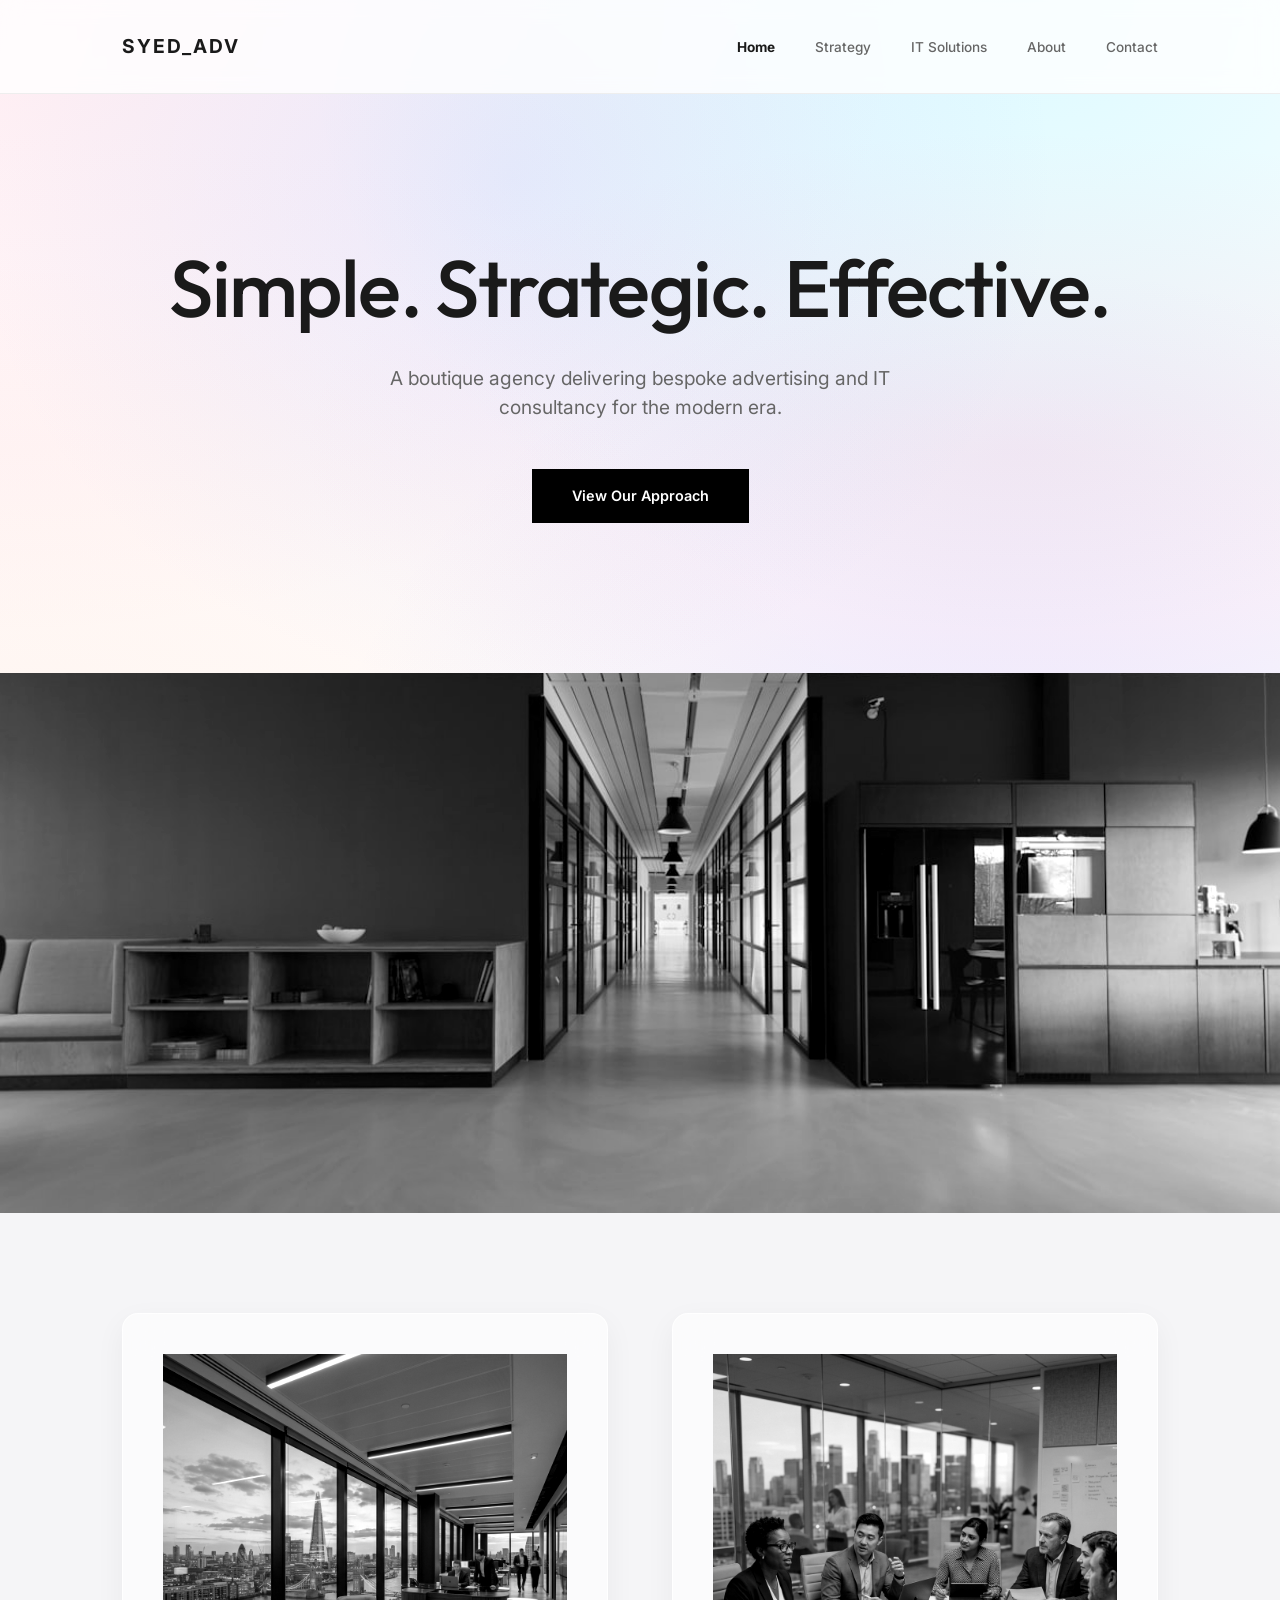
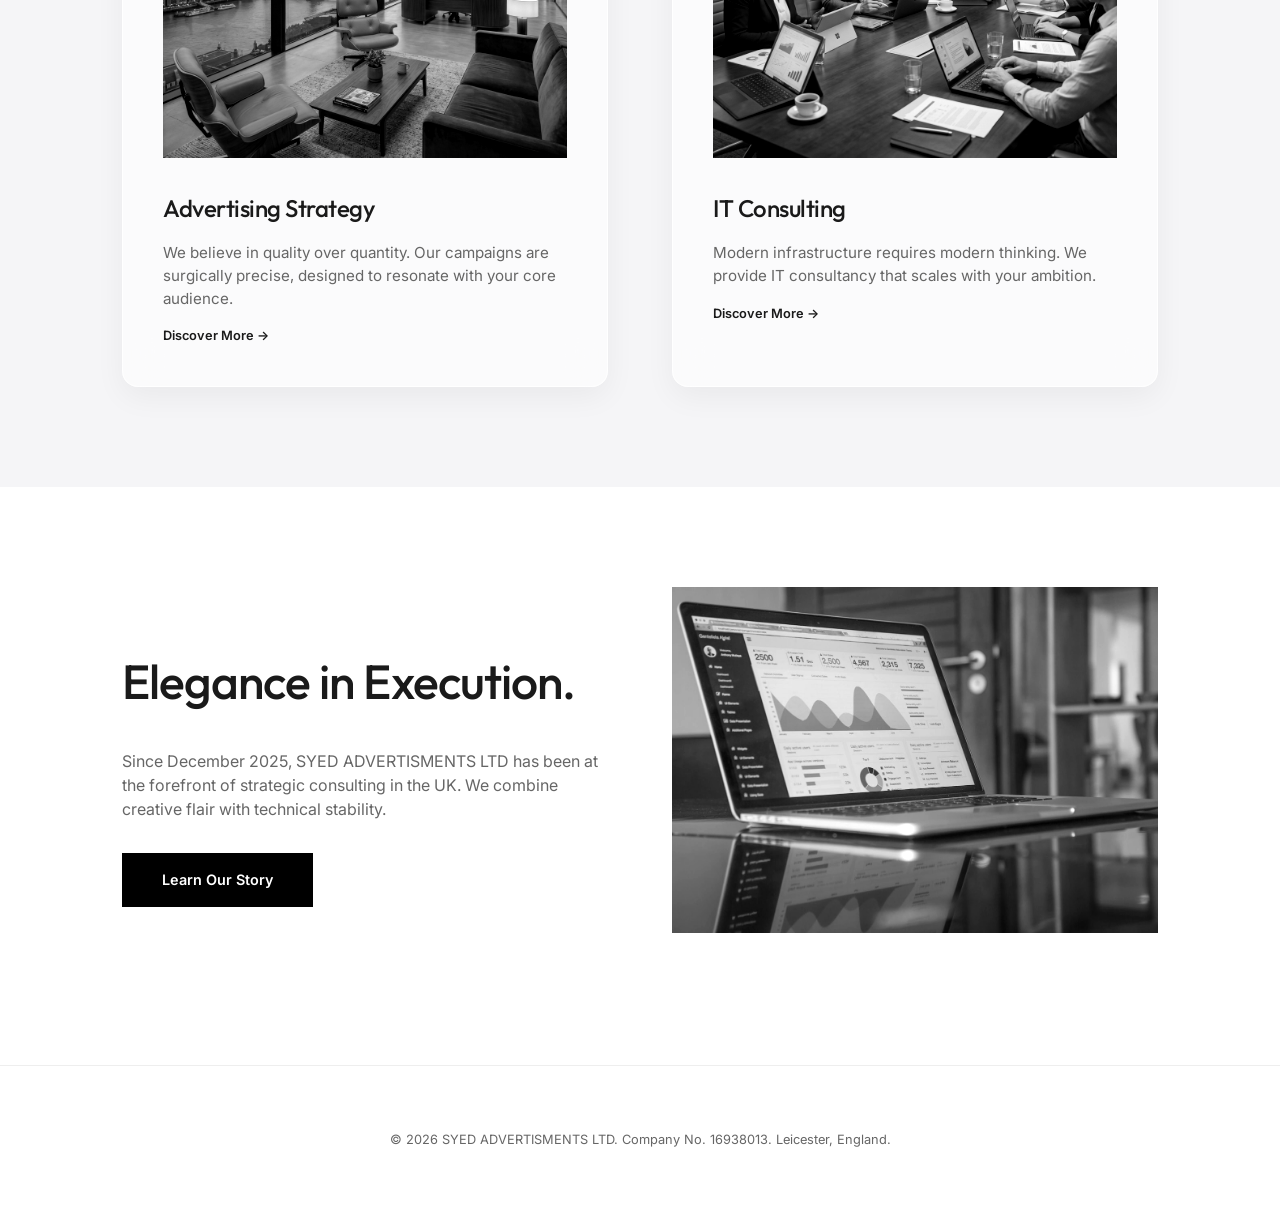
<file: index.html>
<!DOCTYPE html>
<html lang="en">
<head>
    <meta charset="UTF-8">
    <meta name="viewport" content="width=device-width, initial-scale=1.0">
    <title>SYED ADVERTISMENTS | Minimalism & Strategy</title>
    <link rel="preconnect" href="https://fonts.googleapis.com">
    <link rel="preconnect" href="https://fonts.gstatic.com" crossorigin>
    <link href="https://fonts.googleapis.com/css2?family=Inter:wght@400;500&family=Outfit:wght@500;700&display=swap" rel="stylesheet">
    <link rel="stylesheet" href="style.css">
</head>
<body>

    <header>
        <div class="container">
            <nav>
                <a href="index.html" class="logo">SYED_ADV</a>
                <ul class="nav-links">
                    <li><a href="index.html">Home</a></li>
                    <li><a href="strategy.html">Strategy</a></li>
                    <li><a href="it-solutions.html">IT Solutions</a></li>
                    <li><a href="about.html">About</a></li>
                    <li><a href="contact.html">Contact</a></li>
                </ul>
            </nav>
        </div>
    </header>

    <main>
        <section class="hero">
            <div class="container">
                <h1 class="reveal">Simple. Strategic. Effective.</h1>
                <p class="reveal">A boutique agency delivering bespoke advertising and IT consultancy for the modern era.</p>
                <a href="strategy.html" class="btn-minimal reveal">View Our Approach</a>
            </div>
        </section>

        <!-- Full Width Workspace Showcase -->
        <section style="padding: 0;">
            <div class="img-wrapper reveal" style="margin-bottom: 0;">
                <img src="assets/images/workspace.jpg" alt="Our Creative Workspace" style="width: 100%; height: 60vh; object-fit: cover;">
            </div>
        </section>

        <section style="background: var(--silver);">
            <div class="container">
                <div class="grid">
                    <div class="card reveal">
                        <div class="img-wrapper">
                            <img src="assets/images/main.png" alt="Strategic Planning">
                        </div>
                        <h3>Advertising Strategy</h3>
                        <p>We believe in quality over quantity. Our campaigns are surgically precise, designed to resonate with your core audience.</p>
                        <a href="strategy.html" style="color: var(--text); font-size: 0.8rem; font-weight: 600; text-decoration: none; margin-top: 1rem; display: block;">Discover More →</a>
                    </div>
                    <div class="card reveal">
                        <div class="img-wrapper">
                            <img src="assets/images/about.png" alt="IT Consulting">
                        </div>
                        <h3>IT Consulting</h3>
                        <p>Modern infrastructure requires modern thinking. We provide IT consultancy that scales with your ambition.</p>
                        <a href="it-solutions.html" style="color: var(--text); font-size: 0.8rem; font-weight: 600; text-decoration: none; margin-top: 1rem; display: block;">Discover More →</a>
                    </div>
                </div>
            </div>
        </section>

        <!-- Analytics Showcase -->
        <section>
            <div class="container">
                <div class="grid" style="align-items: center;">
                    <div class="reveal">
                        <h2 style="font-size: 3rem; margin-bottom: 2rem;">Elegance in Execution.</h2>
                        <p style="color: var(--muted); margin-bottom: 2rem;">Since December 2025, SYED ADVERTISMENTS LTD has been at the forefront of strategic consulting in the UK. We combine creative flair with technical stability.</p>
                        <a href="about.html" class="btn-minimal">Learn Our Story</a>
                    </div>
                    <div class="reveal">
                        <div class="img-wrapper">
                            <img src="assets/images/strategy.jpg" alt="Data-Driven Marketing Analytics">
                        </div>
                    </div>
                </div>
            </div>
        </section>
    </main>

    <footer>
        <div class="container">
            <p>&copy; 2026 SYED ADVERTISMENTS LTD. Company No. 16938013. Leicester, England.</p>
        </div>
    </footer>

    <script src="script.js"></script>
</body>
</html>
</file>
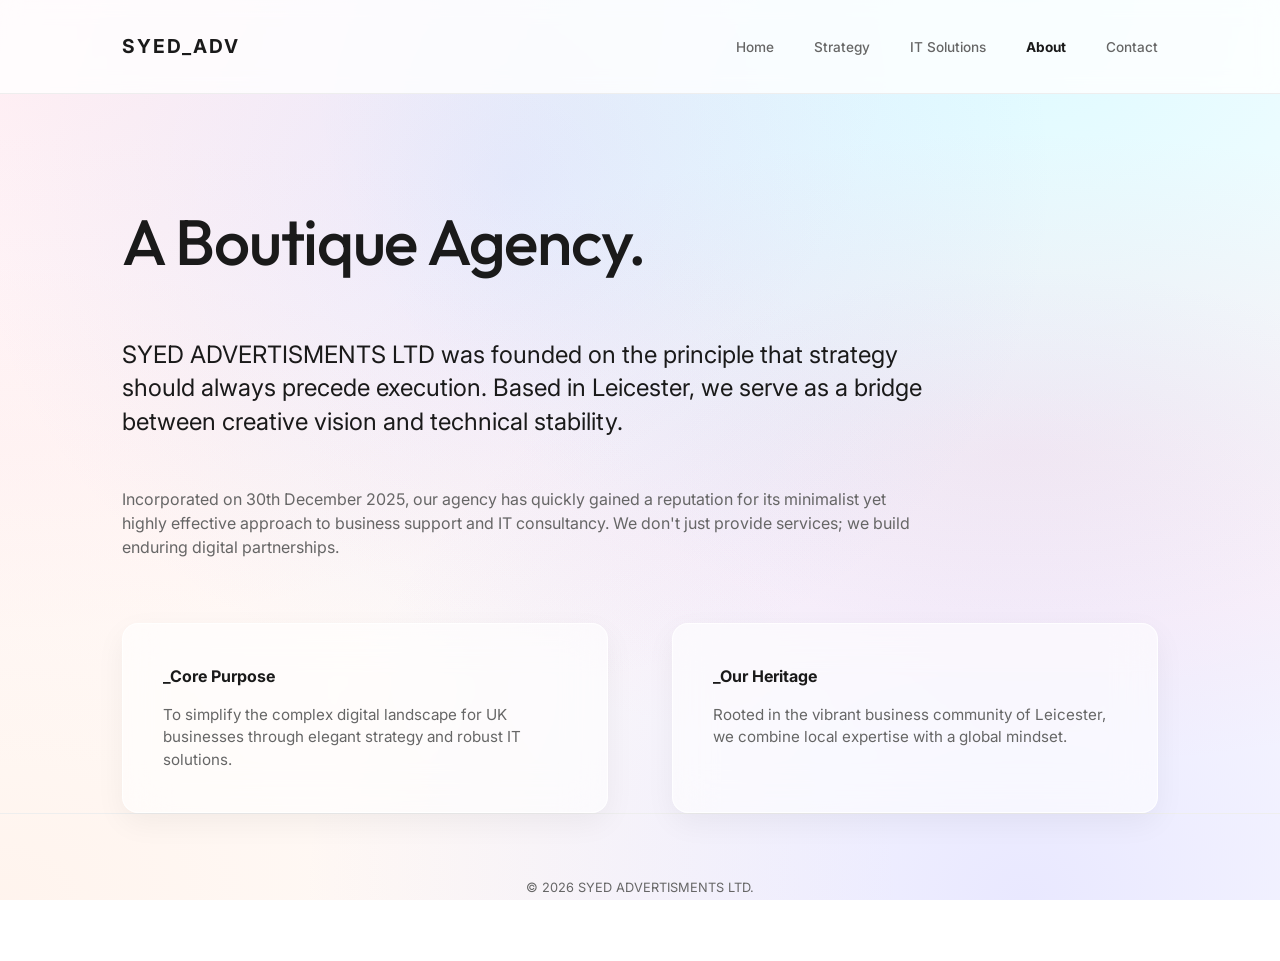
<file: about.html>
<!DOCTYPE html>
<html lang="en">
<head>
    <meta charset="UTF-8">
    <meta name="viewport" content="width=device-width, initial-scale=1.0">
    <title>About Us | SYED ADVERTISMENTS LTD</title>
    <link rel="preconnect" href="https://fonts.googleapis.com">
    <link rel="preconnect" href="https://fonts.gstatic.com" crossorigin>
    <link href="https://fonts.googleapis.com/css2?family=Inter:wght@400;500&family=Outfit:wght@500;700&display=swap" rel="stylesheet">
    <link rel="stylesheet" href="style.css">
</head>
<body>
    <header>
        <div class="container">
            <nav>
                <a href="index.html" class="logo">SYED_ADV</a>
                <ul class="nav-links">
                    <li><a href="index.html">Home</a></li>
                    <li><a href="strategy.html">Strategy</a></li>
                    <li><a href="it-solutions.html">IT Solutions</a></li>
                    <li><a href="about.html">About</a></li>
                    <li><a href="contact.html">Contact</a></li>
                </ul>
            </nav>
        </div>
    </header>

    <main>
        <div class="container" style="padding-top: 100px;">
            <h1 class="reveal" style="font-size: 4rem; margin-bottom: 3rem;">A Boutique Agency.</h1>
            <div style="max-width: 800px;">
                <p class="reveal" style="font-size: 1.5rem; line-height: 1.4; margin-bottom: 3rem;">SYED ADVERTISMENTS LTD was founded on the principle that strategy should always precede execution. Based in Leicester, we serve as a bridge between creative vision and technical stability.</p>
                <p class="reveal" style="color: var(--muted); margin-bottom: 4rem;">Incorporated on 30th December 2025, our agency has quickly gained a reputation for its minimalist yet highly effective approach to business support and IT consultancy. We don't just provide services; we build enduring digital partnerships.</p>
            </div>
            
            <div class="grid">
                <div class="card reveal">
                    <h4>_Core Purpose</h4>
                    <p style="margin-top: 1rem;">To simplify the complex digital landscape for UK businesses through elegant strategy and robust IT solutions.</p>
                </div>
                <div class="card reveal">
                    <h4>_Our Heritage</h4>
                    <p style="margin-top: 1rem;">Rooted in the vibrant business community of Leicester, we combine local expertise with a global mindset.</p>
                </div>
            </div>
        </div>
    </main>

    <footer>
        <div class="container">
            <p>&copy; 2026 SYED ADVERTISMENTS LTD.</p>
        </div>
    </footer>
    <script src="script.js"></script>
</body>
</html>
</file>
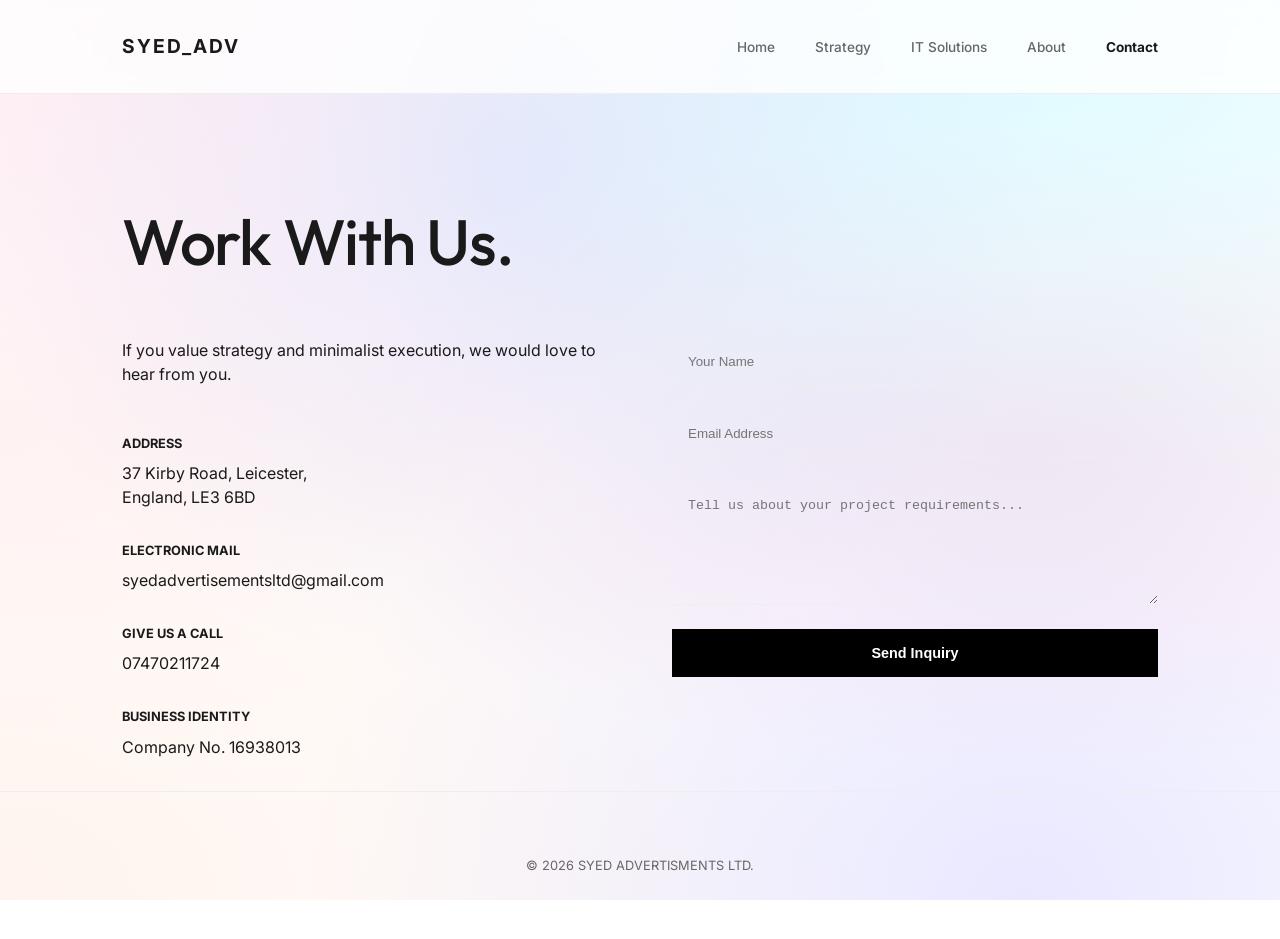
<file: contact.html>
<!DOCTYPE html>
<html lang="en">
<head>
    <meta charset="UTF-8">
    <meta name="viewport" content="width=device-width, initial-scale=1.0">
    <title>Contact Us | SYED ADVERTISMENTS LTD</title>
    <link rel="preconnect" href="https://fonts.googleapis.com">
    <link rel="preconnect" href="https://fonts.gstatic.com" crossorigin>
    <link href="https://fonts.googleapis.com/css2?family=Inter:wght@400;500&family=Outfit:wght@500;700&display=swap" rel="stylesheet">
    <link rel="stylesheet" href="style.css">
</head>
<body>
    <header>
        <div class="container">
            <nav>
                <a href="index.html" class="logo">SYED_ADV</a>
                <ul class="nav-links">
                    <li><a href="index.html">Home</a></li>
                    <li><a href="strategy.html">Strategy</a></li>
                    <li><a href="it-solutions.html">IT Solutions</a></li>
                    <li><a href="about.html">About</a></li>
                    <li><a href="contact.html">Contact</a></li>
                </ul>
            </nav>
        </div>
    </header>

    <main>
        <div class="container" style="padding-top: 100px;">
            <h1 class="reveal" style="font-size: 4rem; margin-bottom: 3rem;">Work With Us.</h1>
            <div class="grid">
                <div class="reveal">
                    <p style="margin-bottom: 3rem;">If you value strategy and minimalist execution, we would love to hear from you.</p>
                    <div style="margin-bottom: 2rem;">
                        <h4 style="font-size: 0.8rem; font-weight: 700; text-transform: uppercase; margin-bottom: 0.5rem;">Address</h4>
                        <p>37 Kirby Road, Leicester,<br>England, LE3 6BD</p>
                    </div>
                    <div style="margin-bottom: 2rem;">
                        <h4 style="font-size: 0.8rem; font-weight: 700; text-transform: uppercase; margin-bottom: 0.5rem;">Electronic Mail</h4>
                        <p>syedadvertisementsltd@gmail.com</p>
                    </div>
                    <div style="margin-bottom: 2rem;">
                        <h4 style="font-size: 0.8rem; font-weight: 700; text-transform: uppercase; margin-bottom: 0.5rem;">Give Us A Call</h4>
                        <p>07470211724</p>
                    </div>
                    <div style="margin-bottom: 2rem;">
                        <h4 style="font-size: 0.8rem; font-weight: 700; text-transform: uppercase; margin-bottom: 0.5rem;">Business Identity</h4>
                        <p>Company No. 16938013</p>
                    </div>
                </div>
                <div class="reveal">
                    <form style="display: flex; flex-direction: column; gap: 1.5rem;">
                        <input type="text" placeholder="Your Name" style="padding: 1rem; border: none; border-bottom: 1px solid var(--border); background: transparent;">
                        <input type="email" placeholder="Email Address" style="padding: 1rem; border: none; border-bottom: 1px solid var(--border); background: transparent;">
                        <textarea placeholder="Tell us about your project requirements..." rows="6" style="padding: 1rem; border: none; border-bottom: 1px solid var(--border); background: transparent;"></textarea>
                        <button type="submit" class="btn-minimal" style="border: none; cursor: pointer;">Send Inquiry</button>
                    </form>
                </div>
            </div>
        </div>
    </main>

    <footer>
        <div class="container">
            <p>&copy; 2026 SYED ADVERTISMENTS LTD.</p>
        </div>
    </footer>
    <script src="script.js"></script>
</body>
</html>
</file>
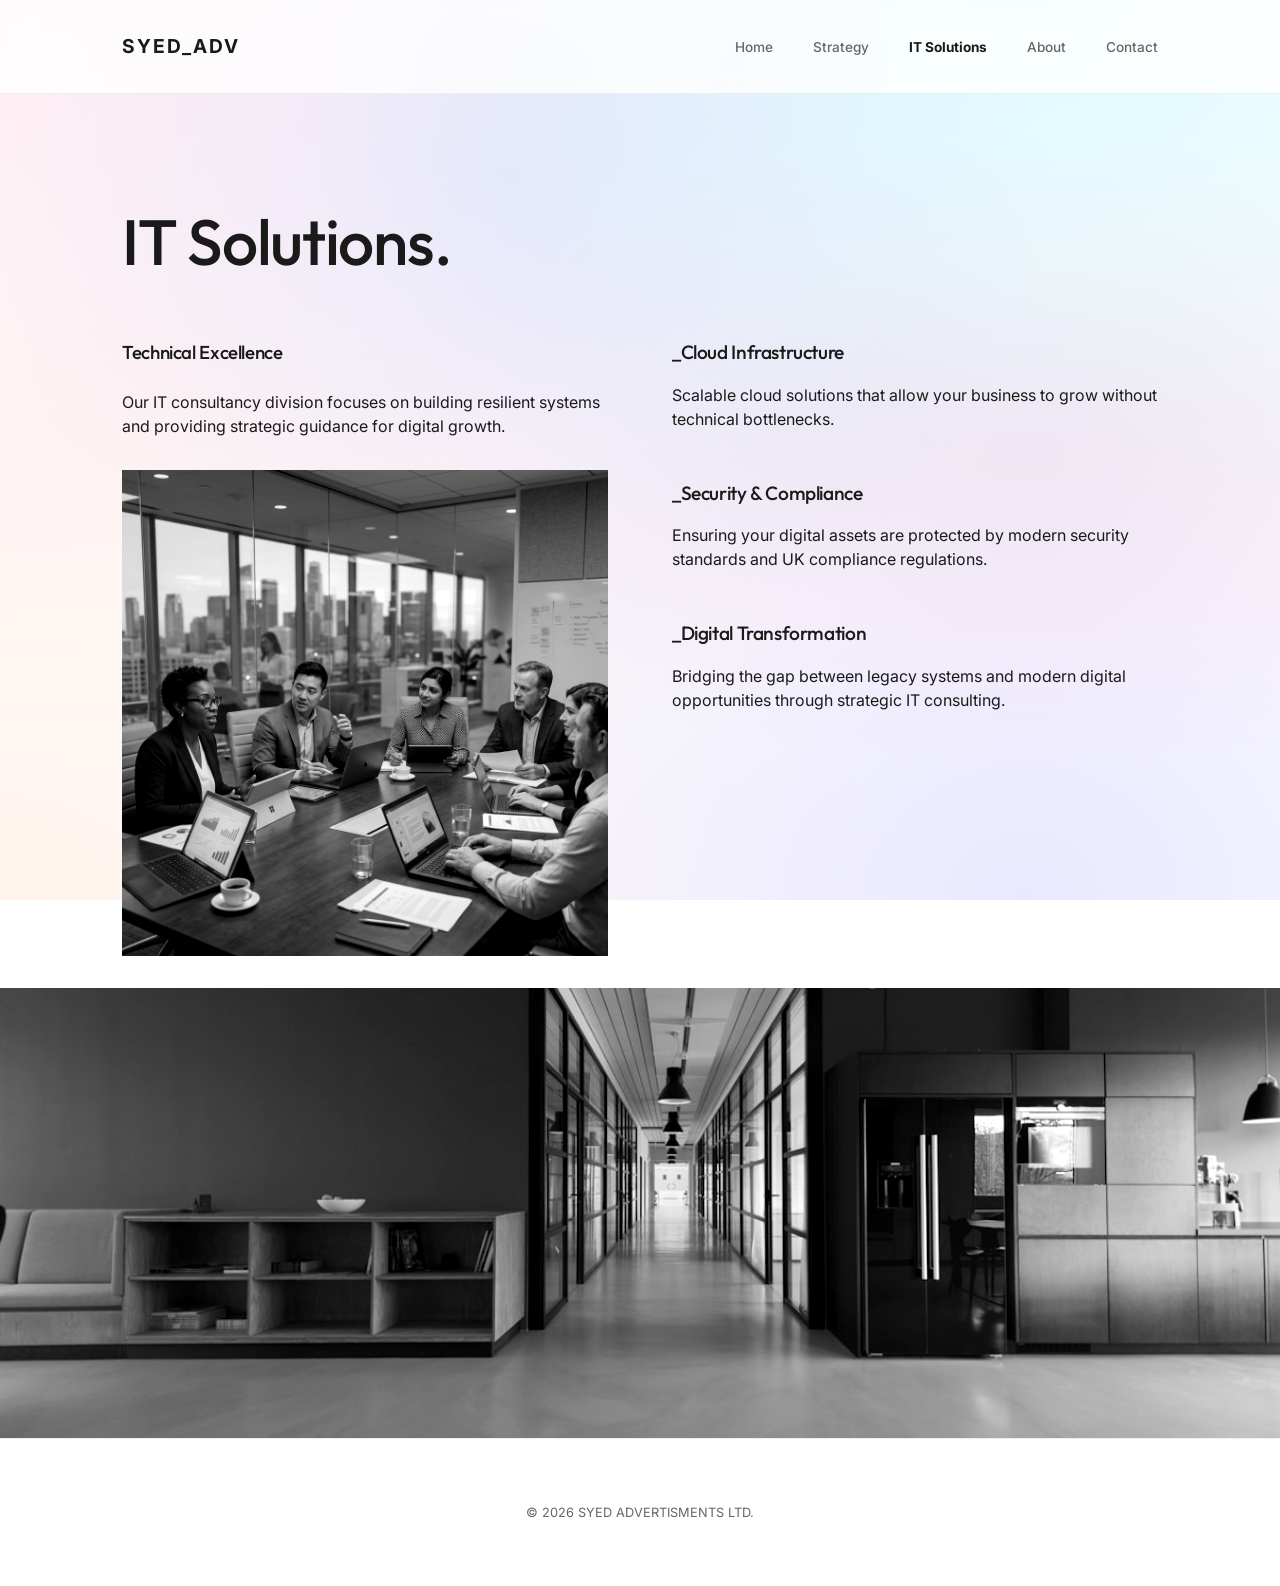
<file: it-solutions.html>
<!DOCTYPE html>
<html lang="en">
<head>
    <meta charset="UTF-8">
    <meta name="viewport" content="width=device-width, initial-scale=1.0">
    <title>IT Solutions | SYED ADVERTISMENTS LTD</title>
    <link rel="preconnect" href="https://fonts.googleapis.com">
    <link rel="preconnect" href="https://fonts.gstatic.com" crossorigin>
    <link href="https://fonts.googleapis.com/css2?family=Inter:wght@400;500&family=Outfit:wght@500;700&display=swap" rel="stylesheet">
    <link rel="stylesheet" href="style.css">
</head>
<body>
    <header>
        <div class="container">
            <nav>
                <a href="index.html" class="logo">SYED_ADV</a>
                <ul class="nav-links">
                    <li><a href="index.html">Home</a></li>
                    <li><a href="strategy.html">Strategy</a></li>
                    <li><a href="it-solutions.html">IT Solutions</a></li>
                    <li><a href="about.html">About</a></li>
                    <li><a href="contact.html">Contact</a></li>
                </ul>
            </nav>
        </div>
    </header>

    <main>
        <div class="container" style="padding-top: 100px;">
            <h1 class="reveal" style="font-size: 4rem; margin-bottom: 3rem;">IT Solutions.</h1>
            <div class="grid">
                <div class="reveal">
                    <h3 style="margin-bottom: 1.5rem;">Technical Excellence</h3>
                    <p style="margin-bottom: 2rem;">Our IT consultancy division focuses on building resilient systems and providing strategic guidance for digital growth.</p>
                    <div class="img-wrapper"><img src="assets/images/about.png" alt="IT Infrastructure"></div>
                </div>
                <div class="reveal">
                    <div style="margin-bottom: 3rem;">
                        <h3 style="font-size: 1.2rem; margin-bottom: 1rem;">_Cloud Infrastructure</h3>
                        <p>Scalable cloud solutions that allow your business to grow without technical bottlenecks.</p>
                    </div>
                    <div style="margin-bottom: 3rem;">
                        <h3 style="font-size: 1.2rem; margin-bottom: 1rem;">_Security & Compliance</h3>
                        <p>Ensuring your digital assets are protected by modern security standards and UK compliance regulations.</p>
                    </div>
                    <div style="margin-bottom: 3rem;">
                        <h3 style="font-size: 1.2rem; margin-bottom: 1rem;">_Digital Transformation</h3>
                        <p>Bridging the gap between legacy systems and modern digital opportunities through strategic IT consulting.</p>
                    </div>
                </div>
            </div>
        </div>

        <!-- Workspace Visual -->
        <section style="padding: 0;">
            <div class="img-wrapper reveal" style="margin-bottom: 0;">
                <img src="assets/images/workspace.jpg" alt="Our Technology Workspace" style="width: 100%; height: 50vh; object-fit: cover;">
            </div>
        </section>
    </main>

    <footer>
        <div class="container">
            <p>&copy; 2026 SYED ADVERTISMENTS LTD.</p>
        </div>
    </footer>
    <script src="script.js"></script>
</body>
</html>
</file>
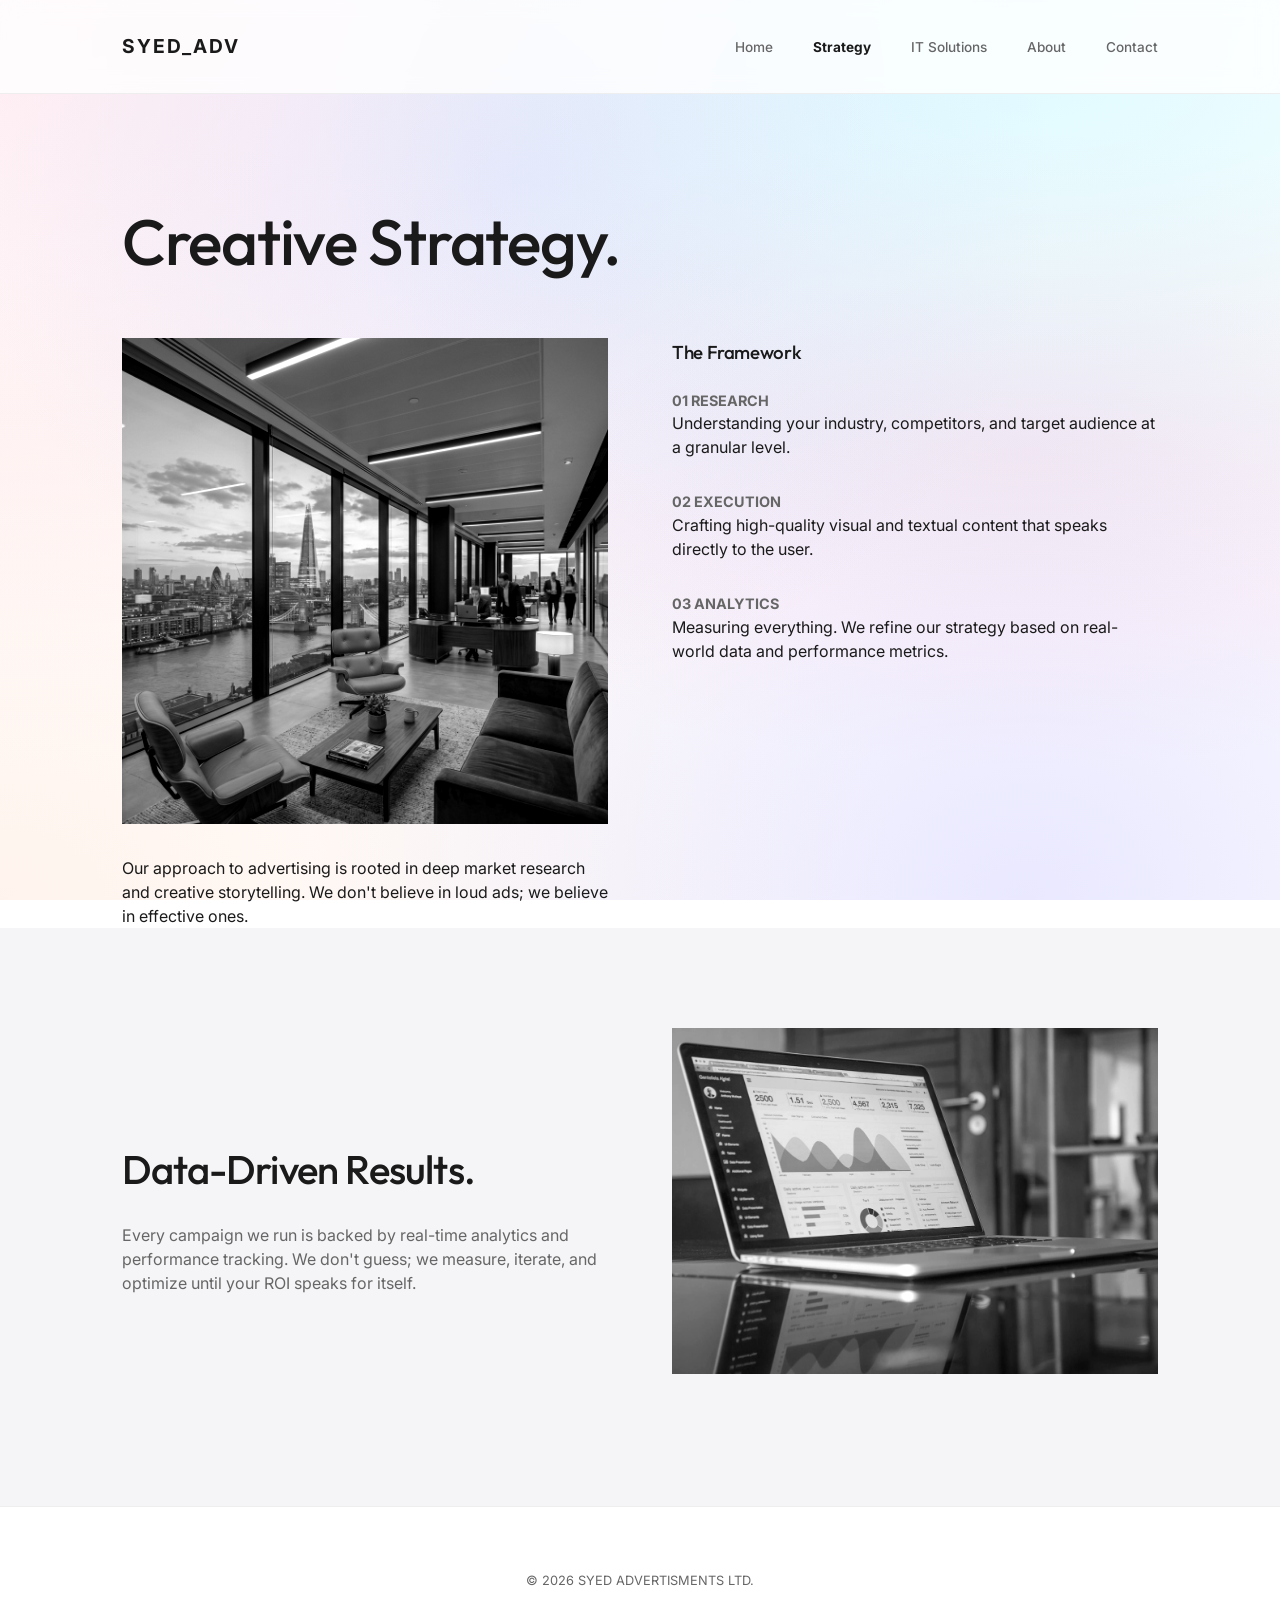
<file: strategy.html>
<!DOCTYPE html>
<html lang="en">
<head>
    <meta charset="UTF-8">
    <meta name="viewport" content="width=device-width, initial-scale=1.0">
    <title>Our Strategy | SYED ADVERTISMENTS LTD</title>
    <link rel="preconnect" href="https://fonts.googleapis.com">
    <link rel="preconnect" href="https://fonts.gstatic.com" crossorigin>
    <link href="https://fonts.googleapis.com/css2?family=Inter:wght@400;500&family=Outfit:wght@500;700&display=swap" rel="stylesheet">
    <link rel="stylesheet" href="style.css">
</head>
<body>
    <header>
        <div class="container">
            <nav>
                <a href="index.html" class="logo">SYED_ADV</a>
                <ul class="nav-links">
                    <li><a href="index.html">Home</a></li>
                    <li><a href="strategy.html">Strategy</a></li>
                    <li><a href="it-solutions.html">IT Solutions</a></li>
                    <li><a href="about.html">About</a></li>
                    <li><a href="contact.html">Contact</a></li>
                </ul>
            </nav>
        </div>
    </header>

    <main>
        <div class="container" style="padding-top: 100px;">
            <h1 class="reveal" style="font-size: 4rem; margin-bottom: 3rem;">Creative Strategy.</h1>
            <div class="grid">
                <div class="reveal">
                    <div class="img-wrapper"><img src="assets/images/main.png" alt="Strategy"></div>
                    <p style="margin-top: 2rem;">Our approach to advertising is rooted in deep market research and creative storytelling. We don't believe in loud ads; we believe in effective ones.</p>
                </div>
                <div class="reveal">
                    <h3 style="margin-bottom: 1.5rem;">The Framework</h3>
                    <div style="margin-bottom: 2rem;">
                        <h4 style="font-size: 0.9rem; font-weight: 700; text-transform: uppercase; color: var(--muted);">01 Research</h4>
                        <p>Understanding your industry, competitors, and target audience at a granular level.</p>
                    </div>
                    <div style="margin-bottom: 2rem;">
                        <h4 style="font-size: 0.9rem; font-weight: 700; text-transform: uppercase; color: var(--muted);">02 Execution</h4>
                        <p>Crafting high-quality visual and textual content that speaks directly to the user.</p>
                    </div>
                    <div style="margin-bottom: 2rem;">
                        <h4 style="font-size: 0.9rem; font-weight: 700; text-transform: uppercase; color: var(--muted);">03 Analytics</h4>
                        <p>Measuring everything. We refine our strategy based on real-world data and performance metrics.</p>
                    </div>
                </div>
            </div>
        </div>

        <!-- Analytics Visual -->
        <section style="background: var(--silver);">
            <div class="container">
                <div class="grid" style="align-items: center;">
                    <div class="reveal">
                        <h2 style="font-size: 2.5rem; margin-bottom: 1.5rem;">Data-Driven Results.</h2>
                        <p style="color: var(--muted);">Every campaign we run is backed by real-time analytics and performance tracking. We don't guess; we measure, iterate, and optimize until your ROI speaks for itself.</p>
                    </div>
                    <div class="reveal">
                        <div class="img-wrapper">
                            <img src="assets/images/strategy.jpg" alt="Marketing Analytics Dashboard">
                        </div>
                    </div>
                </div>
            </div>
        </section>
    </main>

    <footer>
        <div class="container">
            <p>&copy; 2026 SYED ADVERTISMENTS LTD.</p>
        </div>
    </footer>
    <script src="script.js"></script>
</body>
</html>
</file>
<file: style.css>
:root {
    --bg: #ffffff;
    --text: #1a1a1a;
    --muted: #666666;
    --accent: #000000;
    --border: #eeeeee;
    --silver: #f5f5f7;
    --transition: all 0.5s cubic-bezier(0.16, 1, 0.3, 1);
}

* {
    margin: 0;
    padding: 0;
    box-sizing: border-box;
}

body {
    font-family: 'Inter', -apple-system, sans-serif;
    background-color: var(--bg);
    color: var(--text);
    line-height: 1.5;
    -webkit-font-smoothing: antialiased;
    background-image: 
        radial-gradient(at 40% 20%, hsla(228,100%,74%,0.15) 0px, transparent 50%),
        radial-gradient(at 80% 0%, hsla(189,100%,56%,0.15) 0px, transparent 50%),
        radial-gradient(at 0% 50%, hsla(355,100%,93%,0.15) 0px, transparent 50%),
        radial-gradient(at 80% 50%, hsla(340,100%,76%,0.15) 0px, transparent 50%),
        radial-gradient(at 0% 100%, hsla(22,100%,77%,0.15) 0px, transparent 50%),
        radial-gradient(at 80% 100%, hsla(242,100%,70%,0.15) 0px, transparent 50%),
        radial-gradient(at 0% 0%, hsla(343,100%,76%,0.15) 0px, transparent 50%);
    background-attachment: fixed;
    animation: bg-shift 20s ease-in-out infinite alternate;
}

@keyframes bg-shift {
    0% { background-position: 0% 0%; }
    100% { background-position: 100% 100%; }
}

h1, h2, h3 {
    font-family: 'Outfit', sans-serif;
    font-weight: 500;
    letter-spacing: -0.02em;
}

.container {
    max-width: 1100px;
    margin: 0 auto;
    padding: 0 2rem;
}

/* Navigation */
header {
    padding: 2rem 0;
    border-bottom: 1px solid var(--border);
    position: sticky;
    top: 0;
    background: rgba(255,255,255,0.8);
    backdrop-filter: blur(10px);
    z-index: 1000;
}

nav {
    display: flex;
    justify-content: space-between;
    align-items: center;
}

.logo {
    font-size: 1.2rem;
    font-weight: 700;
    text-decoration: none;
    color: var(--text);
    text-transform: uppercase;
    letter-spacing: 2px;
}

.nav-links {
    display: flex;
    list-style: none;
    gap: 2.5rem;
}

.nav-links a {
    text-decoration: none;
    color: var(--muted);
    font-size: 0.85rem;
    font-weight: 500;
    transition: var(--transition);
}

.nav-links a:hover {
    color: var(--text);
}

/* Hero */
.hero {
    padding: 150px 0;
    text-align: center;
}

.hero h1 {
    font-size: 5rem;
    line-height: 1.1;
    margin-bottom: 2rem;
}

.hero p {
    font-size: 1.2rem;
    color: var(--muted);
    max-width: 600px;
    margin: 0 auto 3rem auto;
}

.btn-minimal {
    display: inline-block;
    padding: 1rem 2.5rem;
    background: var(--accent);
    color: white;
    text-decoration: none;
    font-size: 0.9rem;
    font-weight: 600;
    transition: var(--transition);
}

.btn-minimal:hover {
    opacity: 0.8;
    transform: translateY(-2px);
}

/* Sections */
section {
    padding: 100px 0;
}

.grid {
    display: grid;
    grid-template-columns: repeat(auto-fit, minmax(300px, 1fr));
    gap: 4rem;
}

.card {
    padding: 2.5rem;
    background: rgba(255, 255, 255, 0.6);
    backdrop-filter: blur(20px);
    border-radius: 16px;
    border: 1px solid rgba(255, 255, 255, 0.8);
    box-shadow: 0 10px 30px rgba(0, 0, 0, 0.05);
    transition: var(--transition);
}

.card:hover {
    transform: translateY(-10px);
    box-shadow: 0 20px 40px rgba(0, 0, 0, 0.1);
    background: rgba(255, 255, 255, 0.9);
}

.card h3 {
    font-size: 1.5rem;
    margin-bottom: 1rem;
}

.card p {
    color: var(--muted);
    font-size: 0.95rem;
}

/* Image */
.img-wrapper {
    overflow: hidden;
    background: var(--silver);
    margin-bottom: 2rem;
}

img {
    width: 100%;
    display: block;
    filter: grayscale(1) contrast(1.1);
    transition: var(--transition);
}

.img-wrapper:hover img {
    filter: grayscale(0);
    transform: scale(1.05);
}

/* Reveal */
.reveal {
    opacity: 0;
    transform: translateY(30px);
    transition: all 0.8s cubic-bezier(0.16, 1, 0.3, 1);
}

.reveal.active {
    opacity: 1;
    transform: translateY(0);
}

/* Footer */
footer {
    padding: 4rem 0;
    border-top: 1px solid var(--border);
    color: var(--muted);
    font-size: 0.8rem;
    text-align: center;
}
</file>
